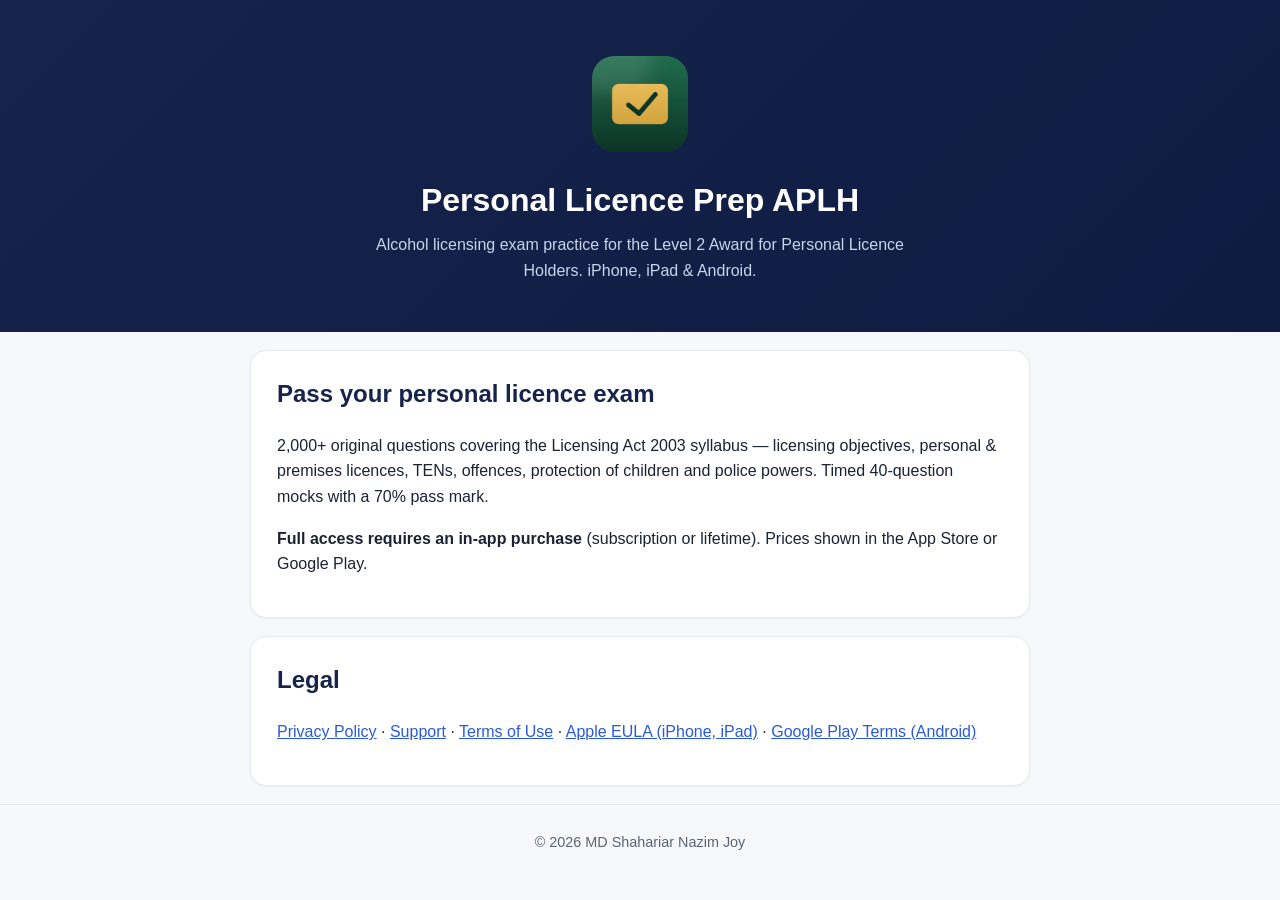
<file: index.html>
<!doctype html>
<html lang="en">
<head>
<meta charset="utf-8">
<meta name="viewport" content="width=device-width,initial-scale=1">
<title>Personal Licence Prep APLH — Alcohol Licensing Exam Practice</title>
<meta name="description" content="Pass your Level 2 Award for Personal Licence Holders (APLH) with 2,000+ practice questions, timed mocks and smart revision. Licensing Act 2003.">
<link rel="stylesheet" href="style.css">
</head>
<body>
<header class="hero"><div class="wrap">
  <img src="logo.png" alt="Personal Licence Prep APLH" width="96" height="96" style="border-radius:22px;margin-bottom:12px">
  <h1>Personal Licence Prep APLH</h1>
  <p>Alcohol licensing exam practice for the Level 2 Award for Personal Licence Holders. iPhone, iPad &amp; Android.</p>
</div></header>
<main class="wrap">
  <div class="card">
    <h2>Pass your personal licence exam</h2>
    <p>2,000+ original questions covering the Licensing Act 2003 syllabus — licensing objectives, personal &amp; premises licences, TENs, offences, protection of children and police powers. Timed 40-question mocks with a 70% pass mark.</p>
    <p><b>Full access requires an in-app purchase</b> (subscription or lifetime). Prices shown in the App Store or Google Play.</p>
  </div>
  <div class="card">
    <h2>Legal</h2>
    <p><a href="privacy.html">Privacy Policy</a> · <a href="support.html">Support</a> · <a href="terms.html">Terms of Use</a> · <a href="https://www.apple.com/legal/internet-services/itunes/dev/stdeula/">Apple EULA (iPhone, iPad)</a> · <a href="https://play.google.com/about/play-terms/">Google Play Terms (Android)</a></p>
  </div>
</main>
<footer><div class="wrap">© 2026 MD Shahariar Nazim Joy</div></footer>
</body>
</html>
</file>
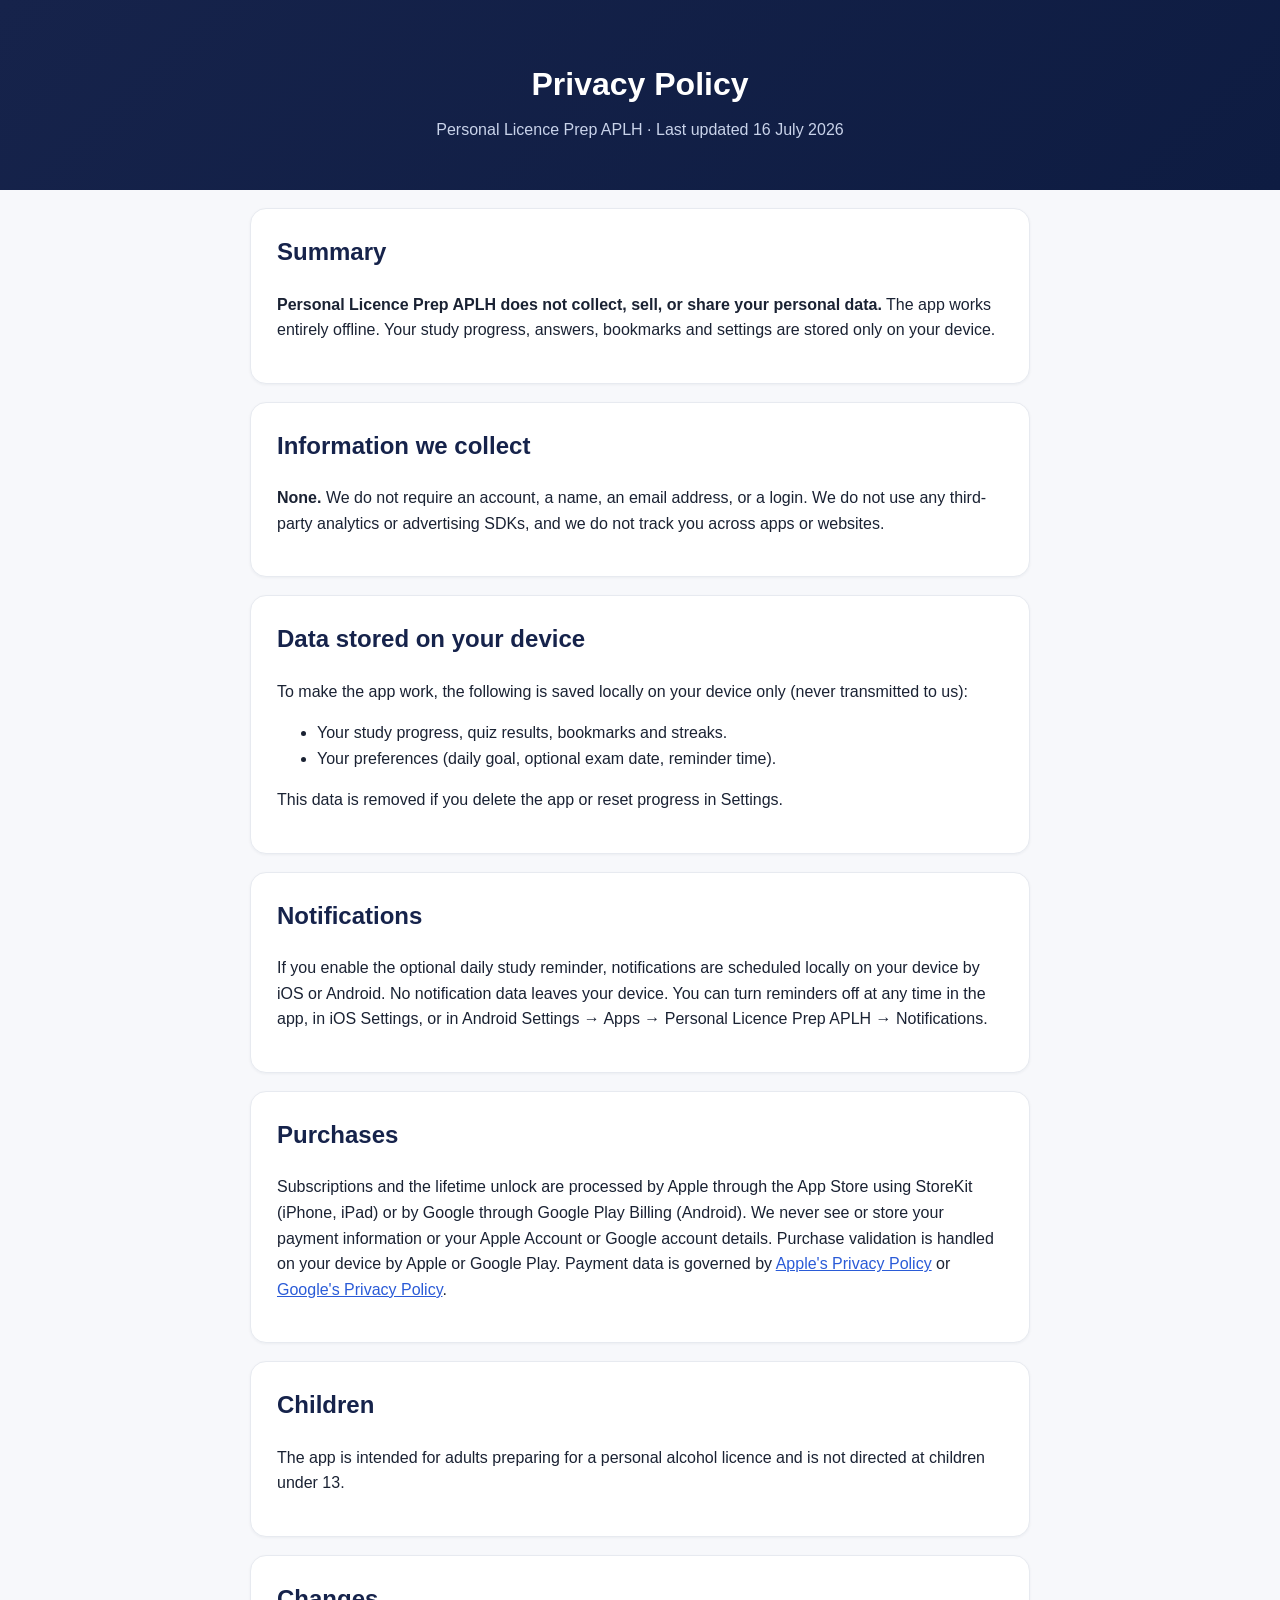
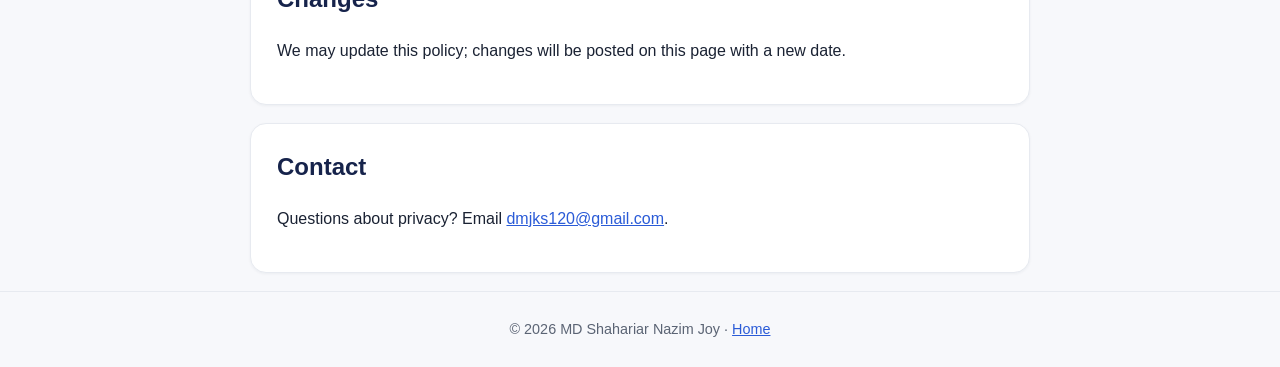
<file: privacy.html>
<!doctype html>
<html lang="en">
<head>
<meta charset="utf-8">
<meta name="viewport" content="width=device-width,initial-scale=1">
<title>Privacy Policy — Personal Licence Prep APLH</title>
<meta name="description" content="Privacy Policy for Personal Licence Prep APLH. We do not collect, track or share your personal data. All study data stays on your device.">
<link rel="stylesheet" href="style.css">
</head>
<body>
<header class="hero"><div class="wrap"><h1>Privacy Policy</h1><p>Personal Licence Prep APLH · Last updated 16 July 2026</p></div></header>
<main class="wrap">
  <div class="card">
    <h2>Summary</h2>
    <p><b>Personal Licence Prep APLH does not collect, sell, or share your personal data.</b> The app works entirely offline. Your study progress, answers, bookmarks and settings are stored only on your device.</p>
  </div>
  <div class="card">
    <h2>Information we collect</h2>
    <p><b>None.</b> We do not require an account, a name, an email address, or a login. We do not use any third-party analytics or advertising SDKs, and we do not track you across apps or websites.</p>
  </div>
  <div class="card">
    <h2>Data stored on your device</h2>
    <p>To make the app work, the following is saved locally on your device only (never transmitted to us):</p>
    <ul>
      <li>Your study progress, quiz results, bookmarks and streaks.</li>
      <li>Your preferences (daily goal, optional exam date, reminder time).</li>
    </ul>
    <p>This data is removed if you delete the app or reset progress in Settings.</p>
  </div>
  <div class="card">
    <h2>Notifications</h2>
    <p>If you enable the optional daily study reminder, notifications are scheduled locally on your device by iOS or Android. No notification data leaves your device. You can turn reminders off at any time in the app, in iOS Settings, or in Android Settings → Apps → Personal Licence Prep APLH → Notifications.</p>
  </div>
  <div class="card">
    <h2>Purchases</h2>
    <p>Subscriptions and the lifetime unlock are processed by Apple through the App Store using StoreKit (iPhone, iPad) or by Google through Google Play Billing (Android). We never see or store your payment information or your Apple Account or Google account details. Purchase validation is handled on your device by Apple or Google Play. Payment data is governed by <a href="https://www.apple.com/legal/privacy/">Apple's Privacy Policy</a> or <a href="https://policies.google.com/privacy">Google's Privacy Policy</a>.</p>
  </div>
  <div class="card">
    <h2>Children</h2>
    <p>The app is intended for adults preparing for a personal alcohol licence and is not directed at children under 13.</p>
  </div>
  <div class="card">
    <h2>Changes</h2>
    <p>We may update this policy; changes will be posted on this page with a new date.</p>
  </div>
  <div class="card">
    <h2>Contact</h2>
    <p>Questions about privacy? Email <a href="mailto:dmjks120@gmail.com">dmjks120@gmail.com</a>.</p>
  </div>
</main>
<footer><div class="wrap">© 2026 MD Shahariar Nazim Joy · <a href="index.html">Home</a></div></footer>
</body>
</html>
</file>
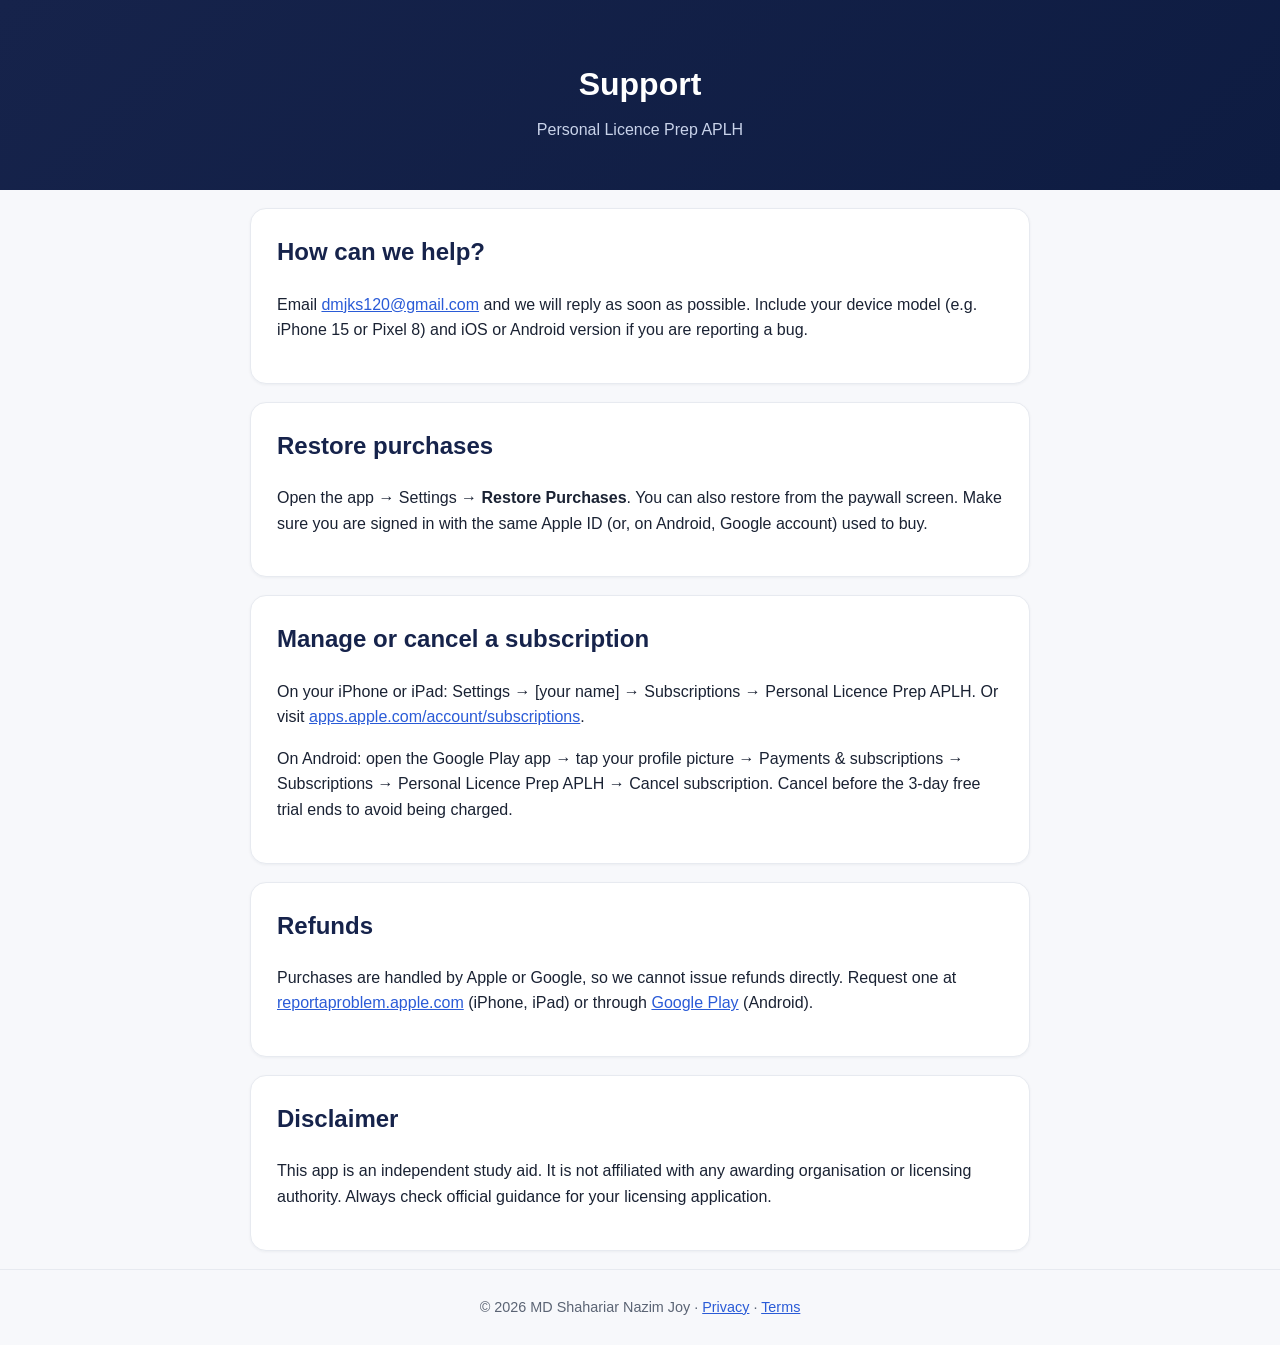
<file: support.html>
<!doctype html>
<html lang="en">
<head>
<meta charset="utf-8">
<meta name="viewport" content="width=device-width,initial-scale=1">
<title>Support — Personal Licence Prep APLH</title>
<meta name="description" content="Help and support for Personal Licence Prep APLH — APLH exam practice for the Licensing Act 2003.">
<link rel="stylesheet" href="style.css">
</head>
<body>
<header class="hero"><div class="wrap"><h1>Support</h1><p>Personal Licence Prep APLH</p></div></header>
<main class="wrap">
  <div class="card">
    <h2>How can we help?</h2>
    <p>Email <a href="mailto:dmjks120@gmail.com">dmjks120@gmail.com</a> and we will reply as soon as possible. Include your device model (e.g. iPhone 15 or Pixel 8) and iOS or Android version if you are reporting a bug.</p>
  </div>
  <div class="card">
    <h2>Restore purchases</h2>
    <p>Open the app → Settings → <b>Restore Purchases</b>. You can also restore from the paywall screen. Make sure you are signed in with the same Apple ID (or, on Android, Google account) used to buy.</p>
  </div>
  <div class="card">
    <h2>Manage or cancel a subscription</h2>
    <p>On your iPhone or iPad: Settings → [your name] → Subscriptions → Personal Licence Prep APLH. Or visit <a href="https://apps.apple.com/account/subscriptions">apps.apple.com/account/subscriptions</a>.</p>
    <p>On Android: open the Google Play app → tap your profile picture → Payments &amp; subscriptions → Subscriptions → Personal Licence Prep APLH → Cancel subscription. Cancel before the 3-day free trial ends to avoid being charged.</p>
  </div>
  <div class="card">
    <h2>Refunds</h2>
    <p>Purchases are handled by Apple or Google, so we cannot issue refunds directly. Request one at <a href="https://reportaproblem.apple.com">reportaproblem.apple.com</a> (iPhone, iPad) or through <a href="https://support.google.com/googleplay/answer/2479637">Google Play</a> (Android).</p>
  </div>
  <div class="card">
    <h2>Disclaimer</h2>
    <p>This app is an independent study aid. It is not affiliated with any awarding organisation or licensing authority. Always check official guidance for your licensing application.</p>
  </div>
</main>
<footer><div class="wrap">© 2026 MD Shahariar Nazim Joy · <a href="privacy.html">Privacy</a> · <a href="terms.html">Terms</a></div></footer>
</body>
</html>
</file>
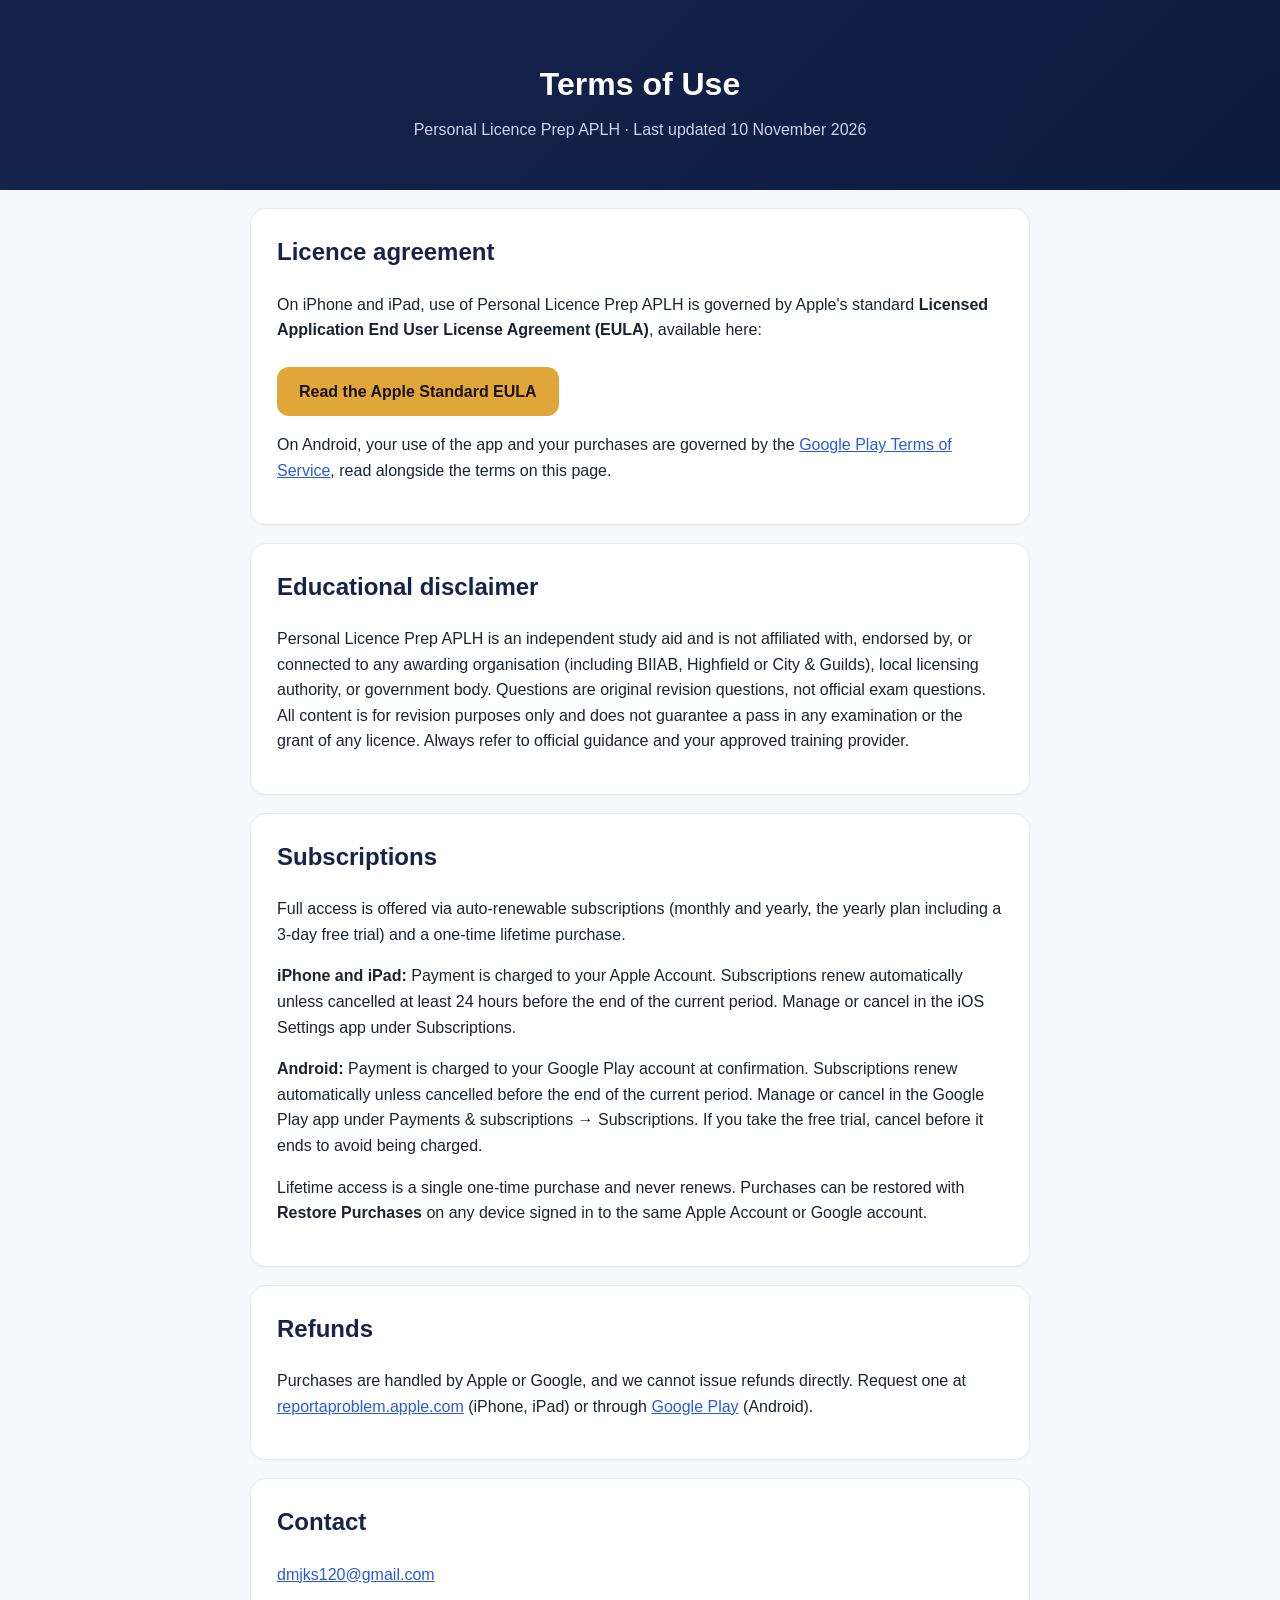
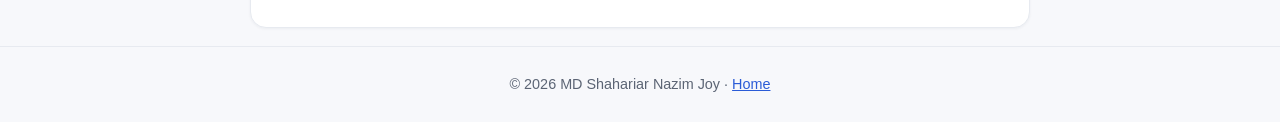
<file: terms.html>
<!doctype html>
<html lang="en">
<head>
<meta charset="utf-8">
<meta name="viewport" content="width=device-width,initial-scale=1">
<title>Terms of Use — Personal Licence Prep APLH</title>
<meta name="description" content="Terms of Use (EULA) for Personal Licence Prep APLH on iPhone, iPad and Android.">
<link rel="stylesheet" href="style.css">
</head>
<body>
<header class="hero"><div class="wrap"><h1>Terms of Use</h1><p>Personal Licence Prep APLH · Last updated 10 November 2026</p></div></header>
<main class="wrap">
  <div class="card">
    <h2>Licence agreement</h2>
    <p>On iPhone and iPad, use of Personal Licence Prep APLH is governed by Apple's standard <b>Licensed Application End User License Agreement (EULA)</b>, available here:</p>
    <p><a class="btn" href="https://www.apple.com/legal/internet-services/itunes/dev/stdeula/">Read the Apple Standard EULA</a></p>
    <p>On Android, your use of the app and your purchases are governed by the <a href="https://play.google.com/about/play-terms/">Google Play Terms of Service</a>, read alongside the terms on this page.</p>
  </div>
  <div class="card">
    <h2>Educational disclaimer</h2>
    <p>Personal Licence Prep APLH is an independent study aid and is not affiliated with, endorsed by, or connected to any awarding organisation (including BIIAB, Highfield or City &amp; Guilds), local licensing authority, or government body. Questions are original revision questions, not official exam questions. All content is for revision purposes only and does not guarantee a pass in any examination or the grant of any licence. Always refer to official guidance and your approved training provider.</p>
  </div>
  <div class="card">
    <h2>Subscriptions</h2>
    <p>Full access is offered via auto-renewable subscriptions (monthly and yearly, the yearly plan including a 3-day free trial) and a one-time lifetime purchase.</p>
    <p><b>iPhone and iPad:</b> Payment is charged to your Apple Account. Subscriptions renew automatically unless cancelled at least 24 hours before the end of the current period. Manage or cancel in the iOS Settings app under Subscriptions.</p>
    <p><b>Android:</b> Payment is charged to your Google Play account at confirmation. Subscriptions renew automatically unless cancelled before the end of the current period. Manage or cancel in the Google Play app under Payments &amp; subscriptions → Subscriptions. If you take the free trial, cancel before it ends to avoid being charged.</p>
    <p>Lifetime access is a single one-time purchase and never renews. Purchases can be restored with <b>Restore Purchases</b> on any device signed in to the same Apple Account or Google account.</p>
  </div>
  <div class="card">
    <h2>Refunds</h2>
    <p>Purchases are handled by Apple or Google, and we cannot issue refunds directly. Request one at <a href="https://reportaproblem.apple.com">reportaproblem.apple.com</a> (iPhone, iPad) or through <a href="https://support.google.com/googleplay/answer/2479637">Google Play</a> (Android).</p>
  </div>
  <div class="card">
    <h2>Contact</h2>
    <p><a href="mailto:dmjks120@gmail.com">dmjks120@gmail.com</a></p>
  </div>
</main>
<footer><div class="wrap">© 2026 MD Shahariar Nazim Joy · <a href="index.html">Home</a></div></footer>
</body>
</html>
</file>
<file: style.css>
:root{--navy:#16234b;--navy2:#0e1c42;--gold:#e0a63a;--ink:#1a2233;--muted:#5b6474;--bg:#f7f8fb;--card:#fff}
*{box-sizing:border-box}
body{margin:0;font-family:-apple-system,BlinkMacSystemFont,"Segoe UI",Roboto,Helvetica,Arial,sans-serif;color:var(--ink);background:var(--bg);line-height:1.6}
a{color:#2a5bd7}
.wrap{max-width:820px;margin:0 auto;padding:0 20px}
header.hero{background:linear-gradient(135deg,var(--navy),var(--navy2));color:#fff;padding:56px 0 48px;text-align:center}
header.hero img{width:96px;height:96px;margin-bottom:16px}
header.hero h1{font-size:2rem;margin:.2rem 0}
header.hero p{color:#c9d3ea;max-width:560px;margin:.4rem auto 0}
.badge{display:inline-block;background:rgba(255,255,255,.12);color:#fff;border-radius:999px;padding:6px 14px;font-size:.85rem;margin-top:14px}
main{padding:40px 0 60px}
.card{background:var(--card);border:1px solid #e7eaf0;border-radius:16px;padding:24px 26px;margin:18px 0;box-shadow:0 1px 3px rgba(20,30,60,.05)}
h2{color:var(--navy);margin-top:0}
.muted{color:var(--muted)}
.feat{display:grid;grid-template-columns:1fr 1fr;gap:14px;margin:22px 0}
.feat div{background:var(--card);border:1px solid #e7eaf0;border-radius:14px;padding:16px}
.feat b{color:var(--navy)}
footer{border-top:1px solid #e7eaf0;padding:26px 0;text-align:center;color:var(--muted);font-size:.9rem}
.btn{display:inline-block;background:var(--gold);color:#1a1204;font-weight:700;text-decoration:none;padding:12px 22px;border-radius:12px;margin-top:8px}
table{width:100%;border-collapse:collapse;margin:12px 0}
td,th{border:1px solid #e7eaf0;padding:10px;text-align:left;font-size:.95rem}
th{background:#f0f2f7}
@media(max-width:560px){.feat{grid-template-columns:1fr}}
</file>
